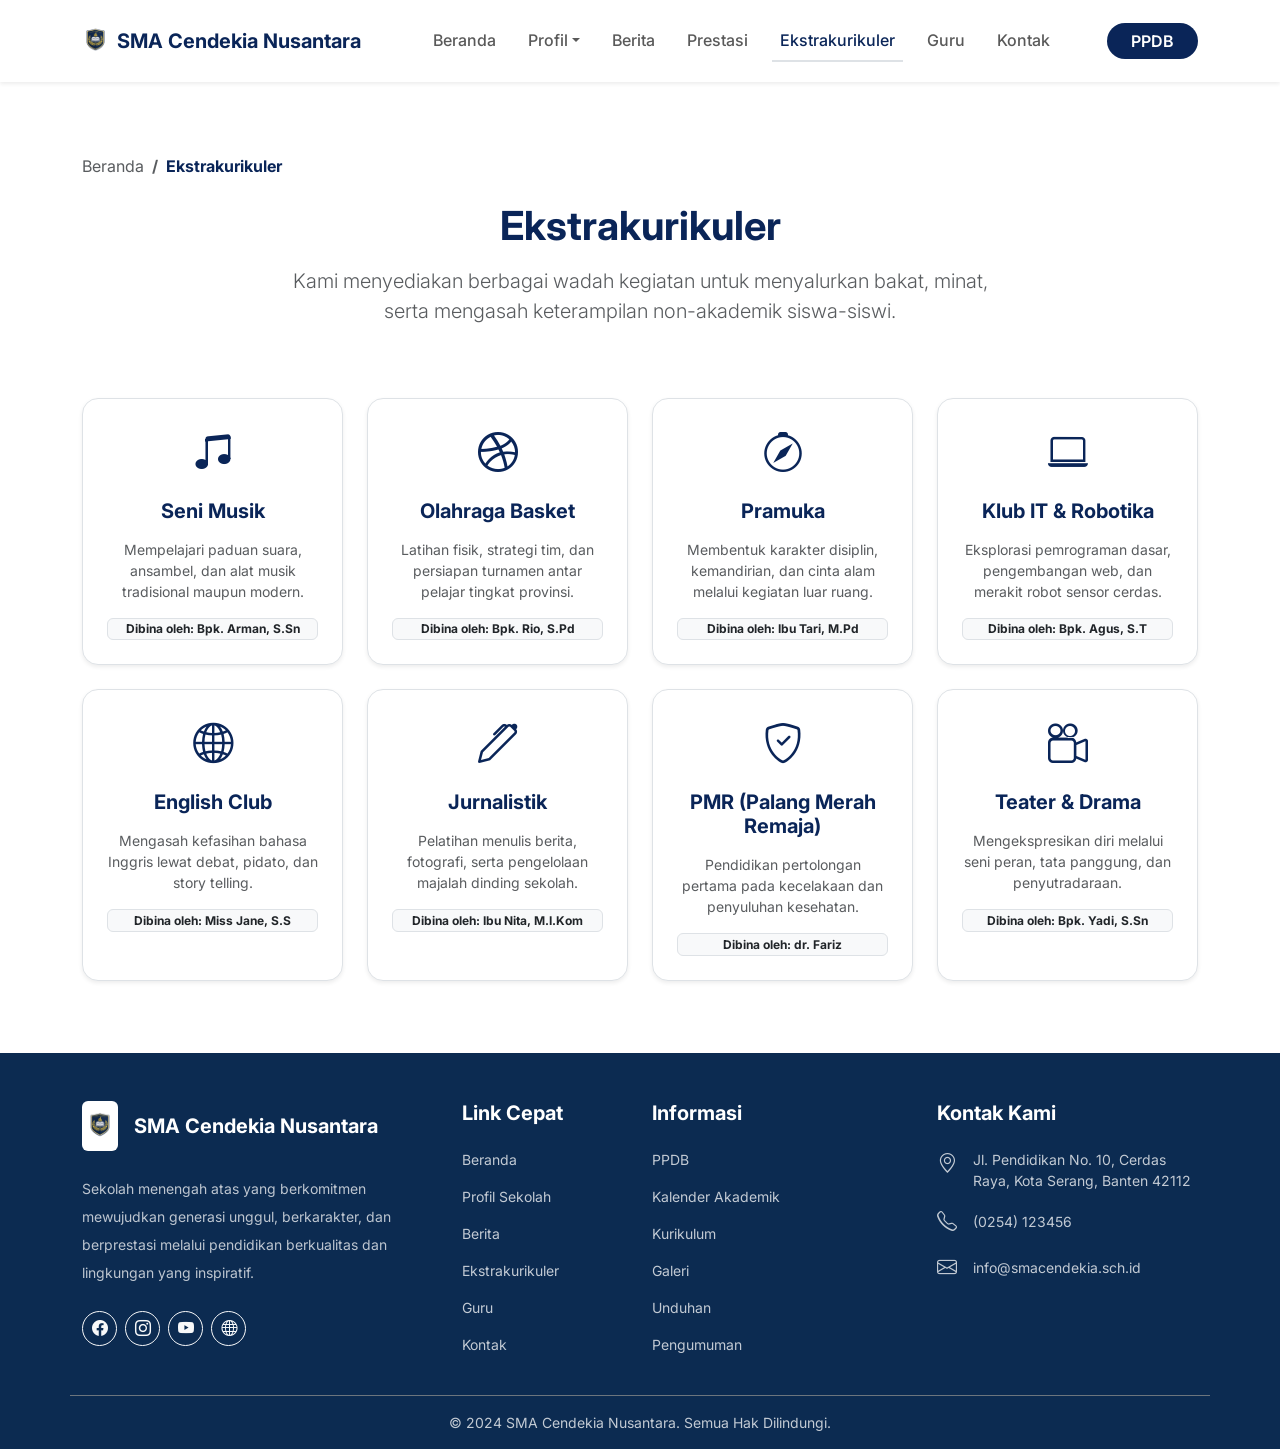
<file: ekstrakurikuler.html>
<!DOCTYPE html>
<html lang="id">

<head>
    <meta charset="UTF-8">
    <meta name="viewport" content="width=device-width, initial-scale=1.0">
    <title>Ekstrakurikuler - SMA Cendekia Nusantara</title>
    <link rel="icon" type="image/x-icon" href="assets/images/logo.ico">
    <meta name="description"
        content="Kegiatan Ekstrakurikuler di SMA Cendekia Nusantara untuk menggali bakat dan minat siswa.">
    <!-- Bootstrap CSS -->
    <link href="https://cdn.jsdelivr.net/npm/bootstrap@5.3.0/dist/css/bootstrap.min.css" rel="stylesheet">
    <!-- Google Fonts -->
    <link href="https://fonts.googleapis.com/css2?family=Inter:wght@300;400;500;600;700;800&display=swap"
        rel="stylesheet">
    <!-- Bootstrap Icons -->
    <link href="https://cdn.jsdelivr.net/npm/bootstrap-icons@1.10.5/font/bootstrap-icons.css" rel="stylesheet">
    <!-- Custom CSS -->
    <link rel="stylesheet" href="assets/css/style.css">
    <!-- AOS CSS -->
    <link href="https://unpkg.com/aos@2.3.1/dist/aos.css" rel="stylesheet">
</head>

<body>

    <header class="sticky-top z-3 position-sticky">
        <nav class="navbar navbar-expand-lg navbar-light bg-white shadow-sm py-3">
            <div class="container">
                <a class="navbar-brand d-flex align-items-center" href="index.html">
                    <img src="assets/images/logo.png" alt="Logo SMA Cendekia Nusantara" height="40" class="me-2"
                        onerror="this.src='https://via.placeholder.com/40';">
                    <span class="fw-bold text-navy h5 mb-0">SMA Cendekia Nusantara</span>
                </a>
                <button class="navbar-toggler" type="button" data-bs-toggle="collapse" data-bs-target="#mainNav"
                    aria-controls="mainNav" aria-expanded="false" aria-label="Toggle navigation">
                    <span class="navbar-toggler-icon"></span>
                </button>
                <div class="collapse navbar-collapse" id="mainNav">
                    <ul class="navbar-nav mx-auto mb-2 mb-lg-0 fw-medium text-dark">
                        <li class="nav-item"><a class="nav-link" href="index.html">Beranda</a></li>
                        <li class="nav-item dropdown">
                            <a class="nav-link dropdown-toggle" href="#" role="button" data-bs-toggle="dropdown"
                                aria-expanded="false">Profil</a>
                            <ul class="dropdown-menu shadow border-0">
                                <li><a class="dropdown-item" href="sejarah.html">Sejarah</a></li>
                                <li><a class="dropdown-item" href="visi-misi.html">Visi Misi</a></li>
                            </ul>
                        </li>
                        <li class="nav-item"><a class="nav-link" href="berita.html">Berita</a></li>
                        <li class="nav-item"><a class="nav-link" href="prestasi.html">Prestasi</a></li>
                        <li class="nav-item"><a class="nav-link active text-navy border-bottom border-2 border-navy"
                                href="ekstrakurikuler.html">Ekstrakurikuler</a></li>
                        <li class="nav-item"><a class="nav-link" href="guru.html">Guru</a></li>
                        <li class="nav-item"><a class="nav-link" href="kontak.html">Kontak</a></li>
                    </ul>
                    <a href="#" class="btn btn-navy px-4 rounded-pill fw-semibold">PPDB</a>
                </div>
            </div>
        </nav>

    </header>

    <main>
        <section class="py-5 bg-white min-vh-100">
            <div class="container py-lg-4">
                <!-- Breadcrumb -->
                <nav aria-label="breadcrumb" class="mb-4">
                    <ol class="breadcrumb mb-0 small">
                        <li class="breadcrumb-item"><a href="index.html"
                                class="text-decoration-none text-muted hover-link">Beranda</a></li>
                        <li class="breadcrumb-item active fw-bold text-navy" aria-current="page">Ekstrakurikuler</li>
                    </ol>
                </nav>

                <div class="text-center mb-5">
                    <h1 class="display-6 fw-bold text-navy mb-3">Ekstrakurikuler</h1>
                    <p class="text-muted lead mx-auto" style="max-width: 700px;">Kami menyediakan berbagai wadah
                        kegiatan untuk menyalurkan bakat, minat, serta mengasah keterampilan non-akademik siswa-siswi.
                    </p>
                </div>

                <div class="row row-cols-1 row-cols-sm-2 row-cols-lg-4 g-4 mt-4">
                    <!-- Ekskul 1 -->
                    <div class="col">
                        <div class="card h-100 border rounded-4 text-center p-4 ekshover shadow-sm">
                            <div class="fs-1 text-navy mb-3"><i class="bi bi-music-note-beamed" aria-hidden="true"></i>
                            </div>
                            <h3 class="h5 fw-bold mb-3 text-navy">Seni Musik</h3>
                            <p class="text-muted small mb-3">Mempelajari paduan suara, ansambel, dan alat musik
                                tradisional maupun modern.</p>
                            <span class="badge bg-light text-dark border">Dibina oleh: Bpk. Arman, S.Sn</span>
                        </div>
                    </div>
                    <!-- Ekskul 2 -->
                    <div class="col">
                        <div class="card h-100 border rounded-4 text-center p-4 ekshover shadow-sm">
                            <div class="fs-1 text-navy mb-3"><i class="bi bi-dribbble" aria-hidden="true"></i></div>
                            <h3 class="h5 fw-bold mb-3 text-navy">Olahraga Basket</h3>
                            <p class="text-muted small mb-3">Latihan fisik, strategi tim, dan persiapan turnamen antar
                                pelajar tingkat provinsi.</p>
                            <span class="badge bg-light text-dark border">Dibina oleh: Bpk. Rio, S.Pd</span>
                        </div>
                    </div>
                    <!-- Ekskul 3 -->
                    <div class="col">
                        <div class="card h-100 border rounded-4 text-center p-4 ekshover shadow-sm">
                            <div class="fs-1 text-navy mb-3"><i class="bi bi-compass" aria-hidden="true"></i></div>
                            <h3 class="h5 fw-bold mb-3 text-navy">Pramuka</h3>
                            <p class="text-muted small mb-3">Membentuk karakter disiplin, kemandirian, dan cinta alam
                                melalui kegiatan luar ruang.</p>
                            <span class="badge bg-light text-dark border">Dibina oleh: Ibu Tari, M.Pd</span>
                        </div>
                    </div>
                    <!-- Ekskul 4 -->
                    <div class="col">
                        <div class="card h-100 border rounded-4 text-center p-4 ekshover shadow-sm">
                            <div class="fs-1 text-navy mb-3"><i class="bi bi-laptop" aria-hidden="true"></i></div>
                            <h3 class="h5 fw-bold mb-3 text-navy">Klub IT & Robotika</h3>
                            <p class="text-muted small mb-3">Eksplorasi pemrograman dasar, pengembangan web, dan merakit
                                robot sensor cerdas.</p>
                            <span class="badge bg-light text-dark border">Dibina oleh: Bpk. Agus, S.T</span>
                        </div>
                    </div>
                    <!-- Ekskul 5 -->
                    <div class="col">
                        <div class="card h-100 border rounded-4 text-center p-4 ekshover shadow-sm">
                            <div class="fs-1 text-navy mb-3"><i class="bi bi-globe2" aria-hidden="true"></i></div>
                            <h3 class="h5 fw-bold mb-3 text-navy">English Club</h3>
                            <p class="text-muted small mb-3">Mengasah kefasihan bahasa Inggris lewat debat, pidato, dan
                                story telling.</p>
                            <span class="badge bg-light text-dark border">Dibina oleh: Miss Jane, S.S</span>
                        </div>
                    </div>
                    <!-- Ekskul 6 -->
                    <div class="col">
                        <div class="card h-100 border rounded-4 text-center p-4 ekshover shadow-sm">
                            <div class="fs-1 text-navy mb-3"><i class="bi bi-pen" aria-hidden="true"></i></div>
                            <h3 class="h5 fw-bold mb-3 text-navy">Jurnalistik</h3>
                            <p class="text-muted small mb-3">Pelatihan menulis berita, fotografi, serta pengelolaan
                                majalah dinding sekolah.</p>
                            <span class="badge bg-light text-dark border">Dibina oleh: Ibu Nita, M.I.Kom</span>
                        </div>
                    </div>
                    <!-- Ekskul 7 -->
                    <div class="col">
                        <div class="card h-100 border rounded-4 text-center p-4 ekshover shadow-sm">
                            <div class="fs-1 text-navy mb-3"><i class="bi bi-shield-check" aria-hidden="true"></i></div>
                            <h3 class="h5 fw-bold mb-3 text-navy">PMR (Palang Merah Remaja)</h3>
                            <p class="text-muted small mb-3">Pendidikan pertolongan pertama pada kecelakaan dan
                                penyuluhan kesehatan.</p>
                            <span class="badge bg-light text-dark border">Dibina oleh: dr. Fariz</span>
                        </div>
                    </div>
                    <!-- Ekskul 8 -->
                    <div class="col">
                        <div class="card h-100 border rounded-4 text-center p-4 ekshover shadow-sm">
                            <div class="fs-1 text-navy mb-3"><i class="bi bi-camera-reels" aria-hidden="true"></i></div>
                            <h3 class="h5 fw-bold mb-3 text-navy">Teater & Drama</h3>
                            <p class="text-muted small mb-3">Mengekspresikan diri melalui seni peran, tata panggung, dan
                                penyutradaraan.</p>
                            <span class="badge bg-light text-dark border">Dibina oleh: Bpk. Yadi, S.Sn</span>
                        </div>
                    </div>
                </div>

            </div>
        </section>
    </main>

    <!-- Footer -->
    <footer class="text-white pt-5 pb-3 bg-navy-footer">
        <div class="container">
            <div class="row g-4 border-bottom border-secondary pb-4 mb-3">
                <div class="col-lg-4 col-md-12 mb-4 mb-lg-0 pe-lg-5">
                    <div class="d-flex align-items-center mb-4">
                        <img src="assets/images/logo.png" alt="Logo Footer SMA Cendekia Nusantara" height="50"
                            class="me-3 bg-white rounded p-1" onerror="this.src='https://via.placeholder.com/50';">
                        <h2 class="h5 fw-bold mb-0">SMA Cendekia Nusantara</h2>
                    </div>
                    <p class="text-light small lh-lg opacity-75">Sekolah menengah atas yang berkomitmen mewujudkan
                        generasi unggul, berkarakter, dan berprestasi melalui pendidikan berkualitas dan lingkungan yang
                        inspiratif.</p>
                    <div class="d-flex gap-2 mt-4">
                        <a href="#"
                            class="btn btn-outline-light rounded-circle p-2 d-flex align-items-center justify-content-center hover-card"
                            style="width: 35px; height: 35px;" aria-label="Facebook"><i class="bi bi-facebook"></i></a>
                        <a href="#"
                            class="btn btn-outline-light rounded-circle p-2 d-flex align-items-center justify-content-center hover-card"
                            style="width: 35px; height: 35px;" aria-label="Instagram"><i
                                class="bi bi-instagram"></i></a>
                        <a href="#"
                            class="btn btn-outline-light rounded-circle p-2 d-flex align-items-center justify-content-center hover-card"
                            style="width: 35px; height: 35px;" aria-label="YouTube"><i class="bi bi-youtube"></i></a>
                        <a href="#"
                            class="btn btn-outline-light rounded-circle p-2 d-flex align-items-center justify-content-center hover-card"
                            style="width: 35px; height: 35px;" aria-label="Website"><i class="bi bi-globe"></i></a>
                    </div>
                </div>

                <div class="col-lg-2 col-md-4 col-sm-6 mb-4 mb-lg-0">
                    <h3 class="h5 fw-bold mb-4">Link Cepat</h3>
                    <ul class="list-unstyled small d-flex flex-column gap-3 opacity-75">
                        <li><a href="index.html" class="text-white text-decoration-none hover-link">Beranda</a></li>
                        <li><a href="sejarah.html" class="text-white text-decoration-none hover-link">Profil Sekolah</a>
                        </li>
                        <li><a href="berita.html" class="text-white text-decoration-none hover-link">Berita</a></li>
                        <li><a href="ekstrakurikuler.html"
                                class="text-white text-decoration-none hover-link">Ekstrakurikuler</a></li>
                        <li><a href="guru.html" class="text-white text-decoration-none hover-link">Guru</a></li>
                        <li><a href="kontak.html" class="text-white text-decoration-none hover-link">Kontak</a></li>
                    </ul>
                </div>

                <div class="col-lg-3 col-md-4 col-sm-6 mb-4 mb-lg-0">
                    <h3 class="h5 fw-bold mb-4">Informasi</h3>
                    <ul class="list-unstyled small d-flex flex-column gap-3 opacity-75">
                        <li><a href="#" class="text-white text-decoration-none hover-link">PPDB</a></li>
                        <li><a href="#" class="text-white text-decoration-none hover-link">Kalender Akademik</a></li>
                        <li><a href="#" class="text-white text-decoration-none hover-link">Kurikulum</a></li>
                        <li><a href="#" class="text-white text-decoration-none hover-link">Galeri</a></li>
                        <li><a href="#" class="text-white text-decoration-none hover-link">Unduhan</a></li>
                        <li><a href="#" class="text-white text-decoration-none hover-link">Pengumuman</a></li>
                    </ul>
                </div>

                <div class="col-lg-3 col-md-4 col-sm-12 mb-4 mb-lg-0">
                    <h3 class="h5 fw-bold mb-4">Kontak Kami</h3>
                    <ul class="list-unstyled small d-flex flex-column gap-3 opacity-75">
                        <li class="d-flex align-items-start gap-3">
                            <i class="bi bi-geo-alt fs-5"></i>
                            <span>Jl. Pendidikan No. 10, Cerdas Raya, Kota Serang, Banten 42112</span>
                        </li>
                        <li class="d-flex align-items-center gap-3">
                            <i class="bi bi-telephone fs-5"></i>
                            <span>(0254) 123456</span>
                        </li>
                        <li class="d-flex align-items-center gap-3">
                            <i class="bi bi-envelope fs-5"></i>
                            <span>info@smacendekia.sch.id</span>
                        </li>
                    </ul>
                </div>
            </div>
            <div class="text-center small opacity-75">
                &copy; 2024 SMA Cendekia Nusantara. Semua Hak Dilindungi.
            </div>
        </div>
    </footer>

    <!-- Bootstrap Bundle with Popper -->
    <script src="https://cdn.jsdelivr.net/npm/bootstrap@5.3.0/dist/js/bootstrap.bundle.min.js"></script>
    <!-- AOS JS -->
    <script src="https://unpkg.com/aos@2.3.1/dist/aos.js"></script>
    <script src="assets/js/script.js"></script>
</body>

</html>
</file>
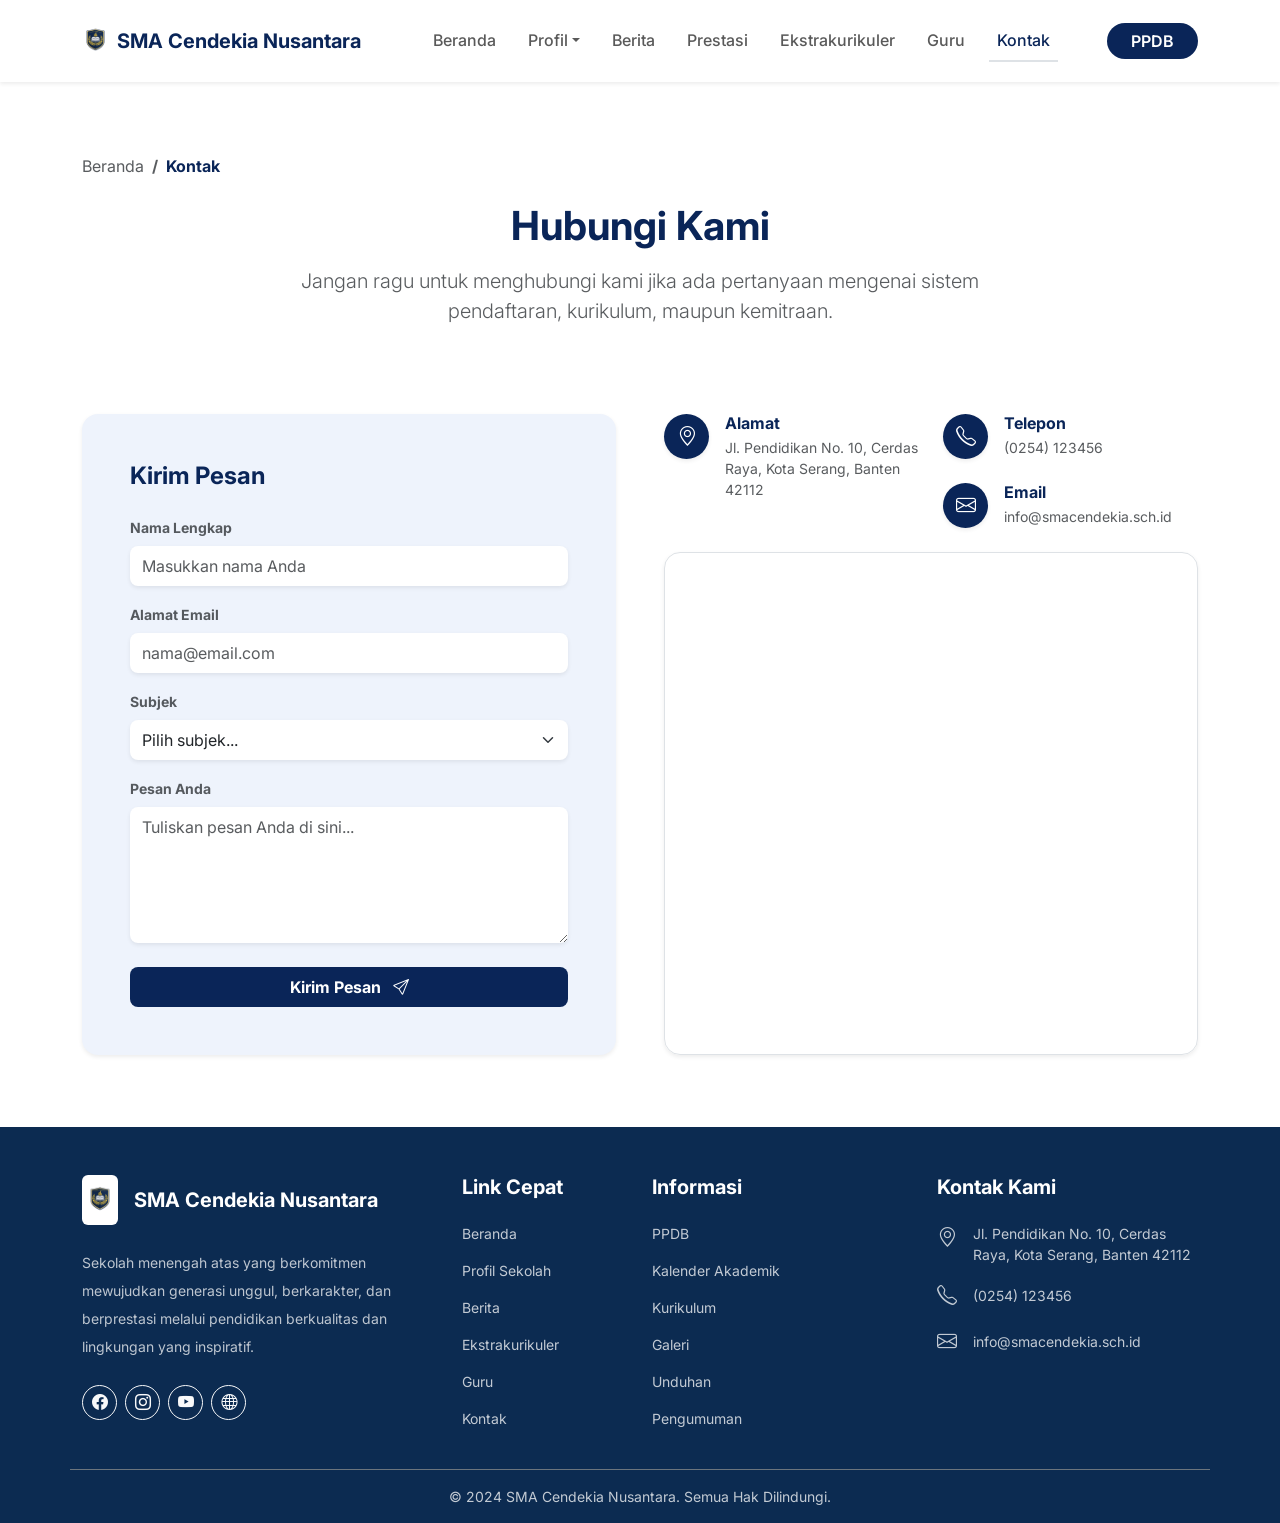
<file: kontak.html>
<!DOCTYPE html>
<html lang="id">

<head>
    <meta charset="UTF-8">
    <meta name="viewport" content="width=device-width, initial-scale=1.0">
    <title>Kontak Kami - SMA Cendekia Nusantara</title>
    <link rel="icon" type="image/x-icon" href="assets/images/logo.ico">
    <meta name="description"
        content="Hubungi SMA Cendekia Nusantara untuk informasi pendaftaran, kerjasama, atau panduan sekolah kami.">
    <!-- Bootstrap CSS -->
    <link href="https://cdn.jsdelivr.net/npm/bootstrap@5.3.0/dist/css/bootstrap.min.css" rel="stylesheet">
    <!-- Google Fonts -->
    <link href="https://fonts.googleapis.com/css2?family=Inter:wght@300;400;500;600;700;800&display=swap"
        rel="stylesheet">
    <!-- Bootstrap Icons -->
    <link href="https://cdn.jsdelivr.net/npm/bootstrap-icons@1.10.5/font/bootstrap-icons.css" rel="stylesheet">
    <!-- Custom CSS -->
    <link rel="stylesheet" href="assets/css/style.css">
    <!-- AOS CSS -->
    <link href="https://unpkg.com/aos@2.3.1/dist/aos.css" rel="stylesheet">

    <!-- JSON-LD EducationalOrganization -->
    <script type="application/ld+json">
    {
      "@context": "https://schema.org",
      "@type": "EducationalOrganization",
      "name": "SMA Cendekia Nusantara",
      "description": "Sekolah menengah atas yang berkomitmen mewujudkan generasi unggul, berkarakter, dan berprestasi melalui pendidikan berkualitas.",
      "url": "https://smacendekiannusantara.sch.id",
      "logo": "https://smacendekiannusantara.sch.id/assets/images/logo.png",
      "address": {
        "@type": "PostalAddress",
        "streetAddress": "Jl. Pendidikan No. 10 Cerdas Raya",
        "addressLocality": "Kota Serang",
        "addressRegion": "Banten",
        "postalCode": "42112",
        "addressCountry": "ID"
      },
      "telephone": "(0254) 123456",
      "email": "info@smacendekia.sch.id"
    }
    </script>
</head>

<body>

    <header class="sticky-top z-3 position-sticky">
        <nav class="navbar navbar-expand-lg navbar-light bg-white shadow-sm py-3">
            <div class="container">
                <a class="navbar-brand d-flex align-items-center" href="index.html">
                    <img src="assets/images/logo.png" alt="Logo SMA Cendekia Nusantara" height="40" class="me-2"
                        onerror="this.src='https://via.placeholder.com/40';">
                    <span class="fw-bold text-navy h5 mb-0">SMA Cendekia Nusantara</span>
                </a>
                <button class="navbar-toggler" type="button" data-bs-toggle="collapse" data-bs-target="#mainNav"
                    aria-controls="mainNav" aria-expanded="false" aria-label="Toggle navigation">
                    <span class="navbar-toggler-icon"></span>
                </button>
                <div class="collapse navbar-collapse" id="mainNav">
                    <ul class="navbar-nav mx-auto mb-2 mb-lg-0 fw-medium text-dark">
                        <li class="nav-item"><a class="nav-link" href="index.html">Beranda</a></li>
                        <li class="nav-item dropdown">
                            <a class="nav-link dropdown-toggle" href="#" role="button" data-bs-toggle="dropdown"
                                aria-expanded="false">Profil</a>
                            <ul class="dropdown-menu shadow border-0">
                                <li><a class="dropdown-item" href="sejarah.html">Sejarah</a></li>
                                <li><a class="dropdown-item" href="visi-misi.html">Visi Misi</a></li>
                            </ul>
                        </li>
                        <li class="nav-item"><a class="nav-link" href="berita.html">Berita</a></li>
                        <li class="nav-item"><a class="nav-link" href="prestasi.html">Prestasi</a></li>
                        <li class="nav-item"><a class="nav-link" href="ekstrakurikuler.html">Ekstrakurikuler</a></li>
                        <li class="nav-item"><a class="nav-link" href="guru.html">Guru</a></li>
                        <li class="nav-item"><a class="nav-link active text-navy border-bottom border-2 border-navy"
                                href="kontak.html">Kontak</a></li>
                    </ul>
                    <a href="#" class="btn btn-navy px-4 rounded-pill fw-semibold">PPDB</a>
                </div>
            </div>
        </nav>

    </header>

    <main>
        <section class="py-5 bg-white min-vh-100">
            <div class="container py-lg-4">
                <!-- Breadcrumb -->
                <nav aria-label="breadcrumb" class="mb-4">
                    <ol class="breadcrumb mb-0 small">
                        <li class="breadcrumb-item"><a href="index.html"
                                class="text-decoration-none text-muted hover-link">Beranda</a></li>
                        <li class="breadcrumb-item active fw-bold text-navy" aria-current="page">Kontak</li>
                    </ol>
                </nav>

                <div class="text-center mb-5 pb-4">
                    <h1 class="display-6 fw-bold text-navy mb-3">Hubungi Kami</h1>
                    <p class="text-muted lead mx-auto" style="max-width: 700px;">Jangan ragu untuk menghubungi kami jika
                        ada pertanyaan mengenai sistem pendaftaran, kurikulum, maupun kemitraan.</p>
                </div>

                <div class="row g-5">
                    <!-- Form Kontak -->
                    <div class="col-lg-6">
                        <div class="card border-0 shadow-sm rounded-4 p-md-5 p-4 bg-light-navy h-100">
                            <h2 class="h4 fw-bold text-navy mb-4">Kirim Pesan</h2>
                            <form>
                                <div class="mb-3">
                                    <label for="namaLengkap" class="form-label text-muted small fw-bold">Nama
                                        Lengkap</label>
                                    <input type="text" class="form-control rounded-3 border-0 shadow-sm py-2"
                                        id="namaLengkap" placeholder="Masukkan nama Anda">
                                </div>
                                <div class="mb-3">
                                    <label for="alamatEmail" class="form-label text-muted small fw-bold">Alamat
                                        Email</label>
                                    <input type="email" class="form-control rounded-3 border-0 shadow-sm py-2"
                                        id="alamatEmail" placeholder="nama@email.com">
                                </div>
                                <div class="mb-3">
                                    <label for="subjekPesan" class="form-label text-muted small fw-bold">Subjek</label>
                                    <select class="form-select rounded-3 border-0 shadow-sm py-2" id="subjekPesan">
                                        <option selected>Pilih subjek...</option>
                                        <option value="1">Informasi PPDB</option>
                                        <option value="2">Kunjungan Sekolah</option>
                                        <option value="3">Kerjasama / Kemitraan</option>
                                        <option value="4">Lainnya</option>
                                    </select>
                                </div>
                                <div class="mb-4">
                                    <label for="isiPesan" class="form-label text-muted small fw-bold">Pesan Anda</label>
                                    <textarea class="form-control rounded-3 border-0 shadow-sm py-2" id="isiPesan"
                                        rows="5" placeholder="Tuliskan pesan Anda di sini..."></textarea>
                                </div>
                                <button type="submit"
                                    class="btn btn-navy py-2 px-4 rounded-3 w-100 fw-bold hover-card">Kirim Pesan <i
                                        class="bi bi-send ms-2"></i></button>
                            </form>
                        </div>
                    </div>

                    <!-- Peta & Info -->
                    <div class="col-lg-6">
                        <div class="d-flex flex-column h-100">
                            <!-- Info -->
                            <div class="row g-4 mb-4">
                                <div class="col-sm-6">
                                    <div class="d-flex gap-3 align-items-start">
                                        <div class="bg-navy text-white rounded-circle d-flex align-items-center justify-content-center flex-shrink-0 shadow-sm"
                                            style="width: 45px; height: 45px;">
                                            <i class="bi bi-geo-alt fs-5"></i>
                                        </div>
                                        <div>
                                            <h3 class="h6 fw-bold text-navy mb-1">Alamat</h3>
                                            <p class="text-muted small mb-0">Jl. Pendidikan No. 10, Cerdas Raya, Kota
                                                Serang, Banten 42112</p>
                                        </div>
                                    </div>
                                </div>
                                <div class="col-sm-6">
                                    <div class="d-flex gap-3 align-items-start mb-4">
                                        <div class="bg-navy text-white rounded-circle d-flex align-items-center justify-content-center flex-shrink-0 shadow-sm"
                                            style="width: 45px; height: 45px;">
                                            <i class="bi bi-telephone fs-5"></i>
                                        </div>
                                        <div>
                                            <h3 class="h6 fw-bold text-navy mb-1">Telepon</h3>
                                            <p class="text-muted small mb-0">(0254) 123456</p>
                                        </div>
                                    </div>
                                    <div class="d-flex gap-3 align-items-start">
                                        <div class="bg-navy text-white rounded-circle d-flex align-items-center justify-content-center flex-shrink-0 shadow-sm"
                                            style="width: 45px; height: 45px;">
                                            <i class="bi bi-envelope fs-5"></i>
                                        </div>
                                        <div>
                                            <h3 class="h6 fw-bold text-navy mb-1">Email</h3>
                                            <p class="text-muted small mb-0">info@smacendekia.sch.id</p>
                                        </div>
                                    </div>
                                </div>
                            </div>
                            <!-- Peta -->
                            <div class="flex-grow-1 border rounded-4 overflow-hidden shadow-sm"
                                style="min-height: 300px;">
                                <iframe
                                    src="https://www.google.com/maps/embed?pb=!1m18!1m12!1m3!1d126907.08620242273!2d106.07129530491022!3d-6.115858686151756!2m3!1f0!2f0!3f0!3m2!1i1024!2i768!4f13.1!3m3!1m2!1s0x2e418ca12850ed4d%3A0xe67cb56a42a22cc4!2sSerang%2C%20Serang%20City%2C%20Banten!5e0!3m2!1sen!2sid!4v1709477028135!5m2!1sen!2sid"
                                    width="100%" height="100%" style="border:0;" allowfullscreen="" loading="lazy"
                                    referrerpolicy="no-referrer-when-downgrade"></iframe>
                            </div>
                        </div>
                    </div>
                </div>

            </div>
        </section>
    </main>

    <!-- Footer -->
    <footer class="text-white pt-5 pb-3 bg-navy-footer">
        <div class="container">
            <div class="row g-4 border-bottom border-secondary pb-4 mb-3">
                <div class="col-lg-4 col-md-12 mb-4 mb-lg-0 pe-lg-5">
                    <div class="d-flex align-items-center mb-4">
                        <img src="assets/images/logo.png" alt="Logo Footer SMA Cendekia Nusantara" height="50"
                            class="me-3 bg-white rounded p-1" onerror="this.src='https://via.placeholder.com/50';">
                        <h2 class="h5 fw-bold mb-0">SMA Cendekia Nusantara</h2>
                    </div>
                    <p class="text-light small lh-lg opacity-75">Sekolah menengah atas yang berkomitmen mewujudkan
                        generasi unggul, berkarakter, dan berprestasi melalui pendidikan berkualitas dan lingkungan yang
                        inspiratif.</p>
                    <div class="d-flex gap-2 mt-4">
                        <a href="#"
                            class="btn btn-outline-light rounded-circle p-2 d-flex align-items-center justify-content-center hover-card"
                            style="width: 35px; height: 35px;" aria-label="Facebook"><i class="bi bi-facebook"></i></a>
                        <a href="#"
                            class="btn btn-outline-light rounded-circle p-2 d-flex align-items-center justify-content-center hover-card"
                            style="width: 35px; height: 35px;" aria-label="Instagram"><i
                                class="bi bi-instagram"></i></a>
                        <a href="#"
                            class="btn btn-outline-light rounded-circle p-2 d-flex align-items-center justify-content-center hover-card"
                            style="width: 35px; height: 35px;" aria-label="YouTube"><i class="bi bi-youtube"></i></a>
                        <a href="#"
                            class="btn btn-outline-light rounded-circle p-2 d-flex align-items-center justify-content-center hover-card"
                            style="width: 35px; height: 35px;" aria-label="Website"><i class="bi bi-globe"></i></a>
                    </div>
                </div>

                <div class="col-lg-2 col-md-4 col-sm-6 mb-4 mb-lg-0">
                    <h3 class="h5 fw-bold mb-4">Link Cepat</h3>
                    <ul class="list-unstyled small d-flex flex-column gap-3 opacity-75">
                        <li><a href="index.html" class="text-white text-decoration-none hover-link">Beranda</a></li>
                        <li><a href="sejarah.html" class="text-white text-decoration-none hover-link">Profil Sekolah</a>
                        </li>
                        <li><a href="berita.html" class="text-white text-decoration-none hover-link">Berita</a></li>
                        <li><a href="ekstrakurikuler.html"
                                class="text-white text-decoration-none hover-link">Ekstrakurikuler</a></li>
                        <li><a href="guru.html" class="text-white text-decoration-none hover-link">Guru</a></li>
                        <li><a href="kontak.html" class="text-white text-decoration-none hover-link">Kontak</a></li>
                    </ul>
                </div>

                <div class="col-lg-3 col-md-4 col-sm-6 mb-4 mb-lg-0">
                    <h3 class="h5 fw-bold mb-4">Informasi</h3>
                    <ul class="list-unstyled small d-flex flex-column gap-3 opacity-75">
                        <li><a href="#" class="text-white text-decoration-none hover-link">PPDB</a></li>
                        <li><a href="#" class="text-white text-decoration-none hover-link">Kalender Akademik</a></li>
                        <li><a href="#" class="text-white text-decoration-none hover-link">Kurikulum</a></li>
                        <li><a href="#" class="text-white text-decoration-none hover-link">Galeri</a></li>
                        <li><a href="#" class="text-white text-decoration-none hover-link">Unduhan</a></li>
                        <li><a href="#" class="text-white text-decoration-none hover-link">Pengumuman</a></li>
                    </ul>
                </div>

                <div class="col-lg-3 col-md-4 col-sm-12 mb-4 mb-lg-0">
                    <h3 class="h5 fw-bold mb-4">Kontak Kami</h3>
                    <ul class="list-unstyled small d-flex flex-column gap-3 opacity-75">
                        <li class="d-flex align-items-start gap-3">
                            <i class="bi bi-geo-alt fs-5"></i>
                            <span>Jl. Pendidikan No. 10, Cerdas Raya, Kota Serang, Banten 42112</span>
                        </li>
                        <li class="d-flex align-items-center gap-3">
                            <i class="bi bi-telephone fs-5"></i>
                            <span>(0254) 123456</span>
                        </li>
                        <li class="d-flex align-items-center gap-3">
                            <i class="bi bi-envelope fs-5"></i>
                            <span>info@smacendekia.sch.id</span>
                        </li>
                    </ul>
                </div>
            </div>
            <div class="text-center small opacity-75">
                &copy; 2024 SMA Cendekia Nusantara. Semua Hak Dilindungi.
            </div>
        </div>
    </footer>

    <!-- Bootstrap Bundle with Popper -->
    <script src="https://cdn.jsdelivr.net/npm/bootstrap@5.3.0/dist/js/bootstrap.bundle.min.js"></script>
    <!-- AOS JS -->
    <script src="https://unpkg.com/aos@2.3.1/dist/aos.js"></script>
    <script src="assets/js/script.js"></script>
</body>

</html>
</file>
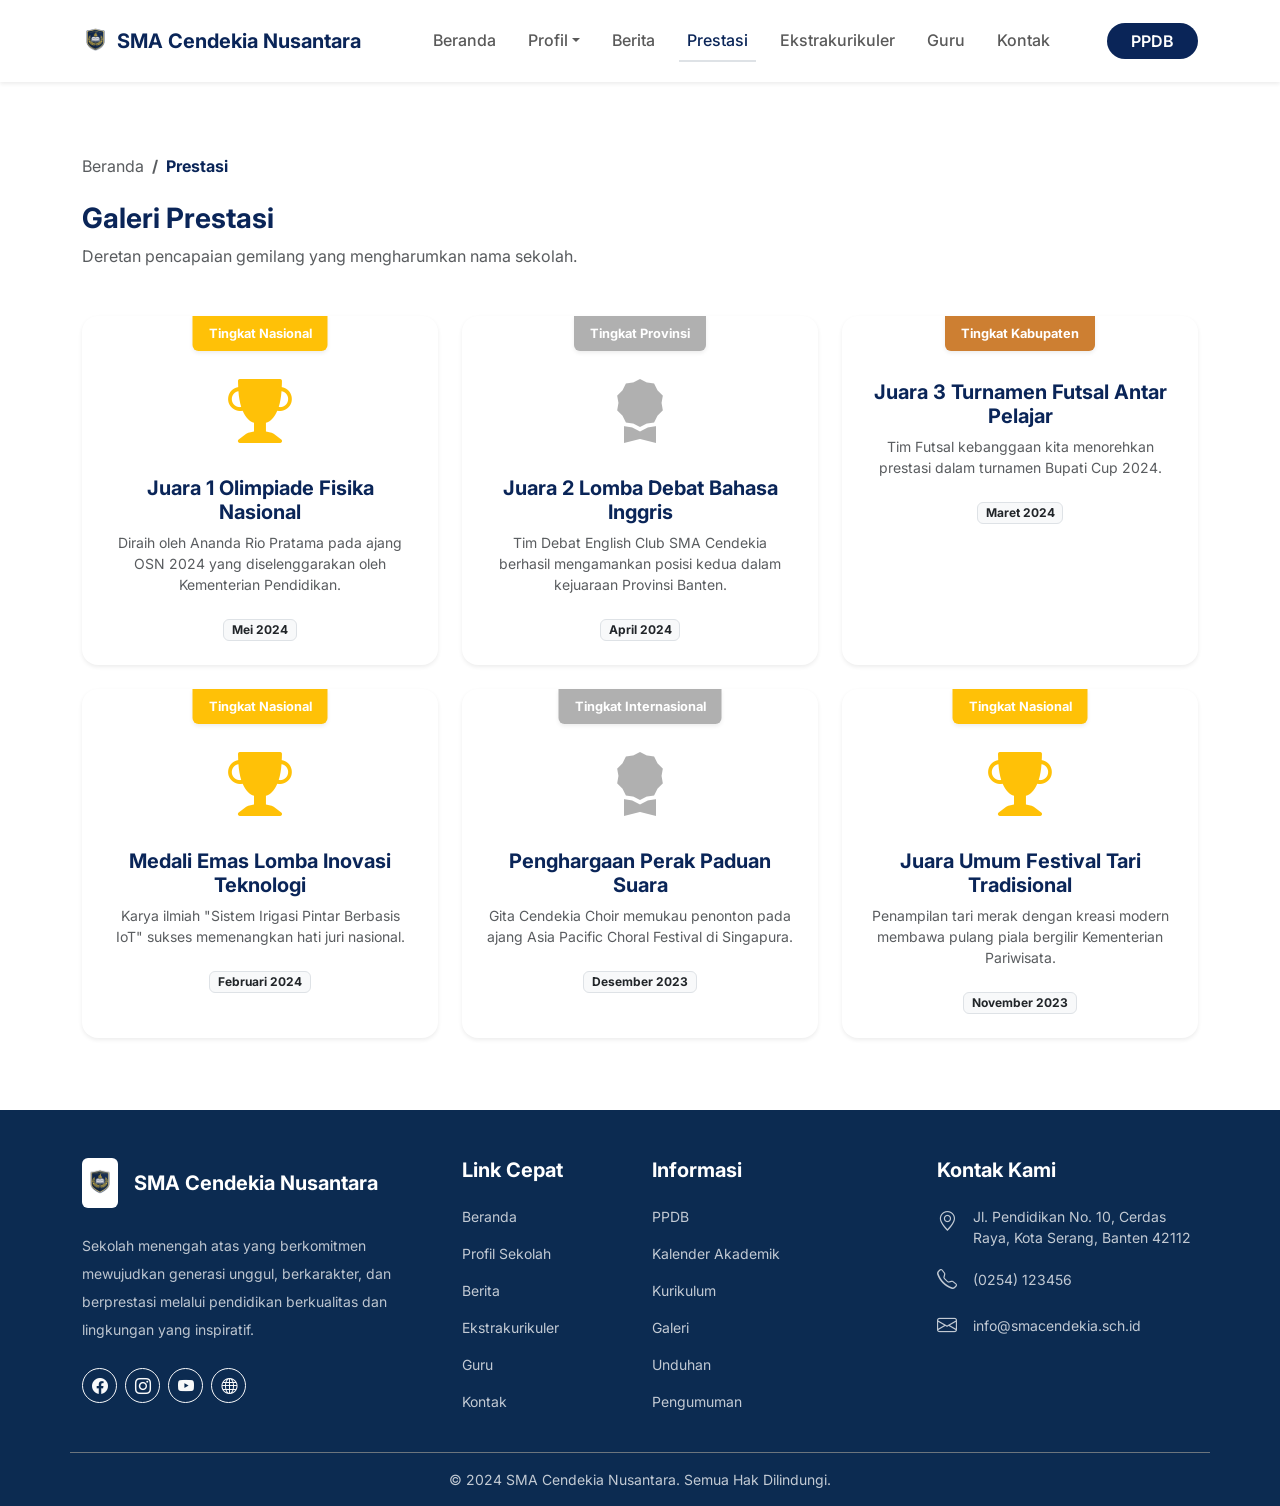
<file: prestasi.html>
<!DOCTYPE html>
<html lang="id">

<head>
    <meta charset="UTF-8">
    <meta name="viewport" content="width=device-width, initial-scale=1.0">
    <title>Prestasi - SMA Cendekia Nusantara</title>
    <link rel="icon" type="image/x-icon" href="assets/images/logo.ico">
    <meta name="description"
        content="Kumpulan prestasi membanggakan yang diraih oleh siswa dan siswi SMA Cendekia Nusantara di berbagai bidang.">
    <!-- Bootstrap CSS -->
    <link href="https://cdn.jsdelivr.net/npm/bootstrap@5.3.0/dist/css/bootstrap.min.css" rel="stylesheet">
    <!-- Google Fonts -->
    <link href="https://fonts.googleapis.com/css2?family=Inter:wght@300;400;500;600;700;800&display=swap"
        rel="stylesheet">
    <!-- Bootstrap Icons -->
    <link href="https://cdn.jsdelivr.net/npm/bootstrap-icons@1.10.5/font/bootstrap-icons.css" rel="stylesheet">
    <!-- Custom CSS -->
    <link rel="stylesheet" href="assets/css/style.css">
    <!-- AOS CSS -->
    <link href="https://unpkg.com/aos@2.3.1/dist/aos.css" rel="stylesheet">
</head>

<body>

    <header class="sticky-top z-3 position-sticky">
        <nav class="navbar navbar-expand-lg navbar-light bg-white shadow-sm py-3">
            <div class="container">
                <a class="navbar-brand d-flex align-items-center" href="index.html">
                    <img src="assets/images/logo.png" alt="Logo SMA Cendekia Nusantara" height="40" class="me-2"
                        onerror="this.src='https://via.placeholder.com/40';">
                    <span class="fw-bold text-navy h5 mb-0">SMA Cendekia Nusantara</span>
                </a>
                <button class="navbar-toggler" type="button" data-bs-toggle="collapse" data-bs-target="#mainNav"
                    aria-controls="mainNav" aria-expanded="false" aria-label="Toggle navigation">
                    <span class="navbar-toggler-icon"></span>
                </button>
                <div class="collapse navbar-collapse" id="mainNav">
                    <ul class="navbar-nav mx-auto mb-2 mb-lg-0 fw-medium text-dark">
                        <li class="nav-item"><a class="nav-link" href="index.html">Beranda</a></li>
                        <li class="nav-item dropdown">
                            <a class="nav-link dropdown-toggle" href="#" role="button" data-bs-toggle="dropdown"
                                aria-expanded="false">Profil</a>
                            <ul class="dropdown-menu shadow border-0">
                                <li><a class="dropdown-item" href="sejarah.html">Sejarah</a></li>
                                <li><a class="dropdown-item" href="visi-misi.html">Visi Misi</a></li>
                            </ul>
                        </li>
                        <li class="nav-item"><a class="nav-link" href="berita.html">Berita</a></li>
                        <li class="nav-item"><a class="nav-link active text-navy border-bottom border-2 border-navy"
                                href="prestasi.html">Prestasi</a></li>
                        <li class="nav-item"><a class="nav-link" href="ekstrakurikuler.html">Ekstrakurikuler</a></li>
                        <li class="nav-item"><a class="nav-link" href="guru.html">Guru</a></li>
                        <li class="nav-item"><a class="nav-link" href="kontak.html">Kontak</a></li>
                    </ul>
                    <a href="#" class="btn btn-navy px-4 rounded-pill fw-semibold">PPDB</a>
                </div>
            </div>
        </nav>

    </header>

    <main>
        <section class="py-5 bg-white min-vh-100">
            <div class="container py-lg-4">
                <!-- Breadcrumb -->
                <nav aria-label="breadcrumb" class="mb-4">
                    <ol class="breadcrumb mb-0 small">
                        <li class="breadcrumb-item"><a href="index.html"
                                class="text-decoration-none text-muted hover-link">Beranda</a></li>
                        <li class="breadcrumb-item active fw-bold text-navy" aria-current="page">Prestasi</li>
                    </ol>
                </nav>

                <div class="d-flex flex-column flex-md-row justify-content-between align-items-md-end mb-5">
                    <div>
                        <h1 class="h3 fw-bold text-navy mb-2">Galeri Prestasi</h1>
                        <p class="text-muted mb-0">Deretan pencapaian gemilang yang mengharumkan nama sekolah.</p>
                    </div>
                </div>

                <div class="row row-cols-1 row-cols-md-2 row-cols-lg-3 g-4">
                    <!-- Prestasi 1 -->
                    <div class="col">
                        <div class="card h-100 border-0 shadow-sm rounded-4 overflow-hidden hover-card">
                            <div class="card-body p-4 text-center position-relative pt-5">
                                <div class="position-absolute top-0 start-50 translate-middle-x bg-warning text-white rounded-bottom p-2 px-3 fw-bold shadow-sm"
                                    style="font-size: 0.8rem;">
                                    Tingkat Nasional
                                </div>
                                <i class="bi bi-trophy-fill text-warning" style="font-size: 4rem;"></i>
                                <h3 class="h5 fw-bold text-navy mt-3">Juara 1 Olimpiade Fisika Nasional</h3>
                                <p class="text-muted small mt-2">Diraih oleh Ananda Rio Pratama pada ajang OSN 2024 yang
                                    diselenggarakan oleh Kementerian Pendidikan.</p>
                                <span class="badge bg-light text-dark border mt-2">Mei 2024</span>
                            </div>
                        </div>
                    </div>
                    <!-- Prestasi 2 -->
                    <div class="col">
                        <div class="card h-100 border-0 shadow-sm rounded-4 overflow-hidden hover-card">
                            <div class="card-body p-4 text-center position-relative pt-5">
                                <div class="position-absolute top-0 start-50 translate-middle-x text-white rounded-bottom p-2 px-3 fw-bold shadow-sm"
                                    style="background-color: #b0b0b0; font-size: 0.8rem;">
                                    Tingkat Provinsi
                                </div>
                                <i class="bi bi-award-fill" style="color: #b0b0b0; font-size: 4rem;"></i>
                                <h3 class="h5 fw-bold text-navy mt-3">Juara 2 Lomba Debat Bahasa Inggris</h3>
                                <p class="text-muted small mt-2">Tim Debat English Club SMA Cendekia berhasil
                                    mengamankan posisi kedua dalam kejuaraan Provinsi Banten.</p>
                                <span class="badge bg-light text-dark border mt-2">April 2024</span>
                            </div>
                        </div>
                    </div>
                    <!-- Prestasi 3 -->
                    <div class="col">
                        <div class="card h-100 border-0 shadow-sm rounded-4 overflow-hidden hover-card">
                            <div class="card-body p-4 text-center position-relative pt-5">
                                <div class="position-absolute top-0 start-50 translate-middle-x text-white rounded-bottom p-2 px-3 fw-bold shadow-sm"
                                    style="background-color: #cd7f32; font-size: 0.8rem;">
                                    Tingkat Kabupaten
                                </div>
                                <i class="bi bi-medal-fill" style="color: #cd7f32; font-size: 4rem;"></i>
                                <h3 class="h5 fw-bold text-navy mt-3">Juara 3 Turnamen Futsal Antar Pelajar</h3>
                                <p class="text-muted small mt-2">Tim Futsal kebanggaan kita menorehkan prestasi dalam
                                    turnamen Bupati Cup 2024.</p>
                                <span class="badge bg-light text-dark border mt-2">Maret 2024</span>
                            </div>
                        </div>
                    </div>
                    <!-- Prestasi 4 -->
                    <div class="col">
                        <div class="card h-100 border-0 shadow-sm rounded-4 overflow-hidden hover-card">
                            <div class="card-body p-4 text-center position-relative pt-5">
                                <div class="position-absolute top-0 start-50 translate-middle-x bg-warning text-white rounded-bottom p-2 px-3 fw-bold shadow-sm"
                                    style="font-size: 0.8rem;">
                                    Tingkat Nasional
                                </div>
                                <i class="bi bi-trophy-fill text-warning" style="font-size: 4rem;"></i>
                                <h3 class="h5 fw-bold text-navy mt-3">Medali Emas Lomba Inovasi Teknologi</h3>
                                <p class="text-muted small mt-2">Karya ilmiah "Sistem Irigasi Pintar Berbasis IoT"
                                    sukses memenangkan hati juri nasional.</p>
                                <span class="badge bg-light text-dark border mt-2">Februari 2024</span>
                            </div>
                        </div>
                    </div>
                    <!-- Prestasi 5 -->
                    <div class="col">
                        <div class="card h-100 border-0 shadow-sm rounded-4 overflow-hidden hover-card">
                            <div class="card-body p-4 text-center position-relative pt-5">
                                <div class="position-absolute top-0 start-50 translate-middle-x text-white rounded-bottom p-2 px-3 fw-bold shadow-sm"
                                    style="background-color: #b0b0b0; font-size: 0.8rem;">
                                    Tingkat Internasional
                                </div>
                                <i class="bi bi-award-fill" style="color: #b0b0b0; font-size: 4rem;"></i>
                                <h3 class="h5 fw-bold text-navy mt-3">Penghargaan Perak Paduan Suara</h3>
                                <p class="text-muted small mt-2">Gita Cendekia Choir memukau penonton pada ajang Asia
                                    Pacific Choral Festival di Singapura.</p>
                                <span class="badge bg-light text-dark border mt-2">Desember 2023</span>
                            </div>
                        </div>
                    </div>
                    <!-- Prestasi 6 -->
                    <div class="col">
                        <div class="card h-100 border-0 shadow-sm rounded-4 overflow-hidden hover-card">
                            <div class="card-body p-4 text-center position-relative pt-5">
                                <div class="position-absolute top-0 start-50 translate-middle-x bg-warning text-white rounded-bottom p-2 px-3 fw-bold shadow-sm"
                                    style="font-size: 0.8rem;">
                                    Tingkat Nasional
                                </div>
                                <i class="bi bi-trophy-fill text-warning" style="font-size: 4rem;"></i>
                                <h3 class="h5 fw-bold text-navy mt-3">Juara Umum Festival Tari Tradisional</h3>
                                <p class="text-muted small mt-2">Penampilan tari merak dengan kreasi modern membawa
                                    pulang piala bergilir Kementerian Pariwisata.</p>
                                <span class="badge bg-light text-dark border mt-2">November 2023</span>
                            </div>
                        </div>
                    </div>
                </div>

            </div>
        </section>
    </main>

    <!-- Footer -->
    <footer class="text-white pt-5 pb-3 bg-navy-footer">
        <div class="container">
            <div class="row g-4 border-bottom border-secondary pb-4 mb-3">
                <div class="col-lg-4 col-md-12 mb-4 mb-lg-0 pe-lg-5">
                    <div class="d-flex align-items-center mb-4">
                        <img src="assets/images/logo.png" alt="Logo Footer SMA Cendekia Nusantara" height="50"
                            class="me-3 bg-white rounded p-1" onerror="this.src='https://via.placeholder.com/50';">
                        <h2 class="h5 fw-bold mb-0">SMA Cendekia Nusantara</h2>
                    </div>
                    <p class="text-light small lh-lg opacity-75">Sekolah menengah atas yang berkomitmen mewujudkan
                        generasi unggul, berkarakter, dan berprestasi melalui pendidikan berkualitas dan lingkungan yang
                        inspiratif.</p>
                    <div class="d-flex gap-2 mt-4">
                        <a href="#"
                            class="btn btn-outline-light rounded-circle p-2 d-flex align-items-center justify-content-center hover-card"
                            style="width: 35px; height: 35px;" aria-label="Facebook"><i class="bi bi-facebook"></i></a>
                        <a href="#"
                            class="btn btn-outline-light rounded-circle p-2 d-flex align-items-center justify-content-center hover-card"
                            style="width: 35px; height: 35px;" aria-label="Instagram"><i
                                class="bi bi-instagram"></i></a>
                        <a href="#"
                            class="btn btn-outline-light rounded-circle p-2 d-flex align-items-center justify-content-center hover-card"
                            style="width: 35px; height: 35px;" aria-label="YouTube"><i class="bi bi-youtube"></i></a>
                        <a href="#"
                            class="btn btn-outline-light rounded-circle p-2 d-flex align-items-center justify-content-center hover-card"
                            style="width: 35px; height: 35px;" aria-label="Website"><i class="bi bi-globe"></i></a>
                    </div>
                </div>

                <div class="col-lg-2 col-md-4 col-sm-6 mb-4 mb-lg-0">
                    <h3 class="h5 fw-bold mb-4">Link Cepat</h3>
                    <ul class="list-unstyled small d-flex flex-column gap-3 opacity-75">
                        <li><a href="index.html" class="text-white text-decoration-none hover-link">Beranda</a></li>
                        <li><a href="sejarah.html" class="text-white text-decoration-none hover-link">Profil Sekolah</a>
                        </li>
                        <li><a href="berita.html" class="text-white text-decoration-none hover-link">Berita</a></li>
                        <li><a href="ekstrakurikuler.html"
                                class="text-white text-decoration-none hover-link">Ekstrakurikuler</a></li>
                        <li><a href="guru.html" class="text-white text-decoration-none hover-link">Guru</a></li>
                        <li><a href="kontak.html" class="text-white text-decoration-none hover-link">Kontak</a></li>
                    </ul>
                </div>

                <div class="col-lg-3 col-md-4 col-sm-6 mb-4 mb-lg-0">
                    <h3 class="h5 fw-bold mb-4">Informasi</h3>
                    <ul class="list-unstyled small d-flex flex-column gap-3 opacity-75">
                        <li><a href="#" class="text-white text-decoration-none hover-link">PPDB</a></li>
                        <li><a href="#" class="text-white text-decoration-none hover-link">Kalender Akademik</a></li>
                        <li><a href="#" class="text-white text-decoration-none hover-link">Kurikulum</a></li>
                        <li><a href="#" class="text-white text-decoration-none hover-link">Galeri</a></li>
                        <li><a href="#" class="text-white text-decoration-none hover-link">Unduhan</a></li>
                        <li><a href="#" class="text-white text-decoration-none hover-link">Pengumuman</a></li>
                    </ul>
                </div>

                <div class="col-lg-3 col-md-4 col-sm-12 mb-4 mb-lg-0">
                    <h3 class="h5 fw-bold mb-4">Kontak Kami</h3>
                    <ul class="list-unstyled small d-flex flex-column gap-3 opacity-75">
                        <li class="d-flex align-items-start gap-3">
                            <i class="bi bi-geo-alt fs-5"></i>
                            <span>Jl. Pendidikan No. 10, Cerdas Raya, Kota Serang, Banten 42112</span>
                        </li>
                        <li class="d-flex align-items-center gap-3">
                            <i class="bi bi-telephone fs-5"></i>
                            <span>(0254) 123456</span>
                        </li>
                        <li class="d-flex align-items-center gap-3">
                            <i class="bi bi-envelope fs-5"></i>
                            <span>info@smacendekia.sch.id</span>
                        </li>
                    </ul>
                </div>
            </div>
            <div class="text-center small opacity-75">
                &copy; 2024 SMA Cendekia Nusantara. Semua Hak Dilindungi.
            </div>
        </div>
    </footer>

    <!-- Bootstrap Bundle with Popper -->
    <script src="https://cdn.jsdelivr.net/npm/bootstrap@5.3.0/dist/js/bootstrap.bundle.min.js"></script>
    <!-- AOS JS -->
    <script src="https://unpkg.com/aos@2.3.1/dist/aos.js"></script>
    <script src="assets/js/script.js"></script>
</body>

</html>
</file>
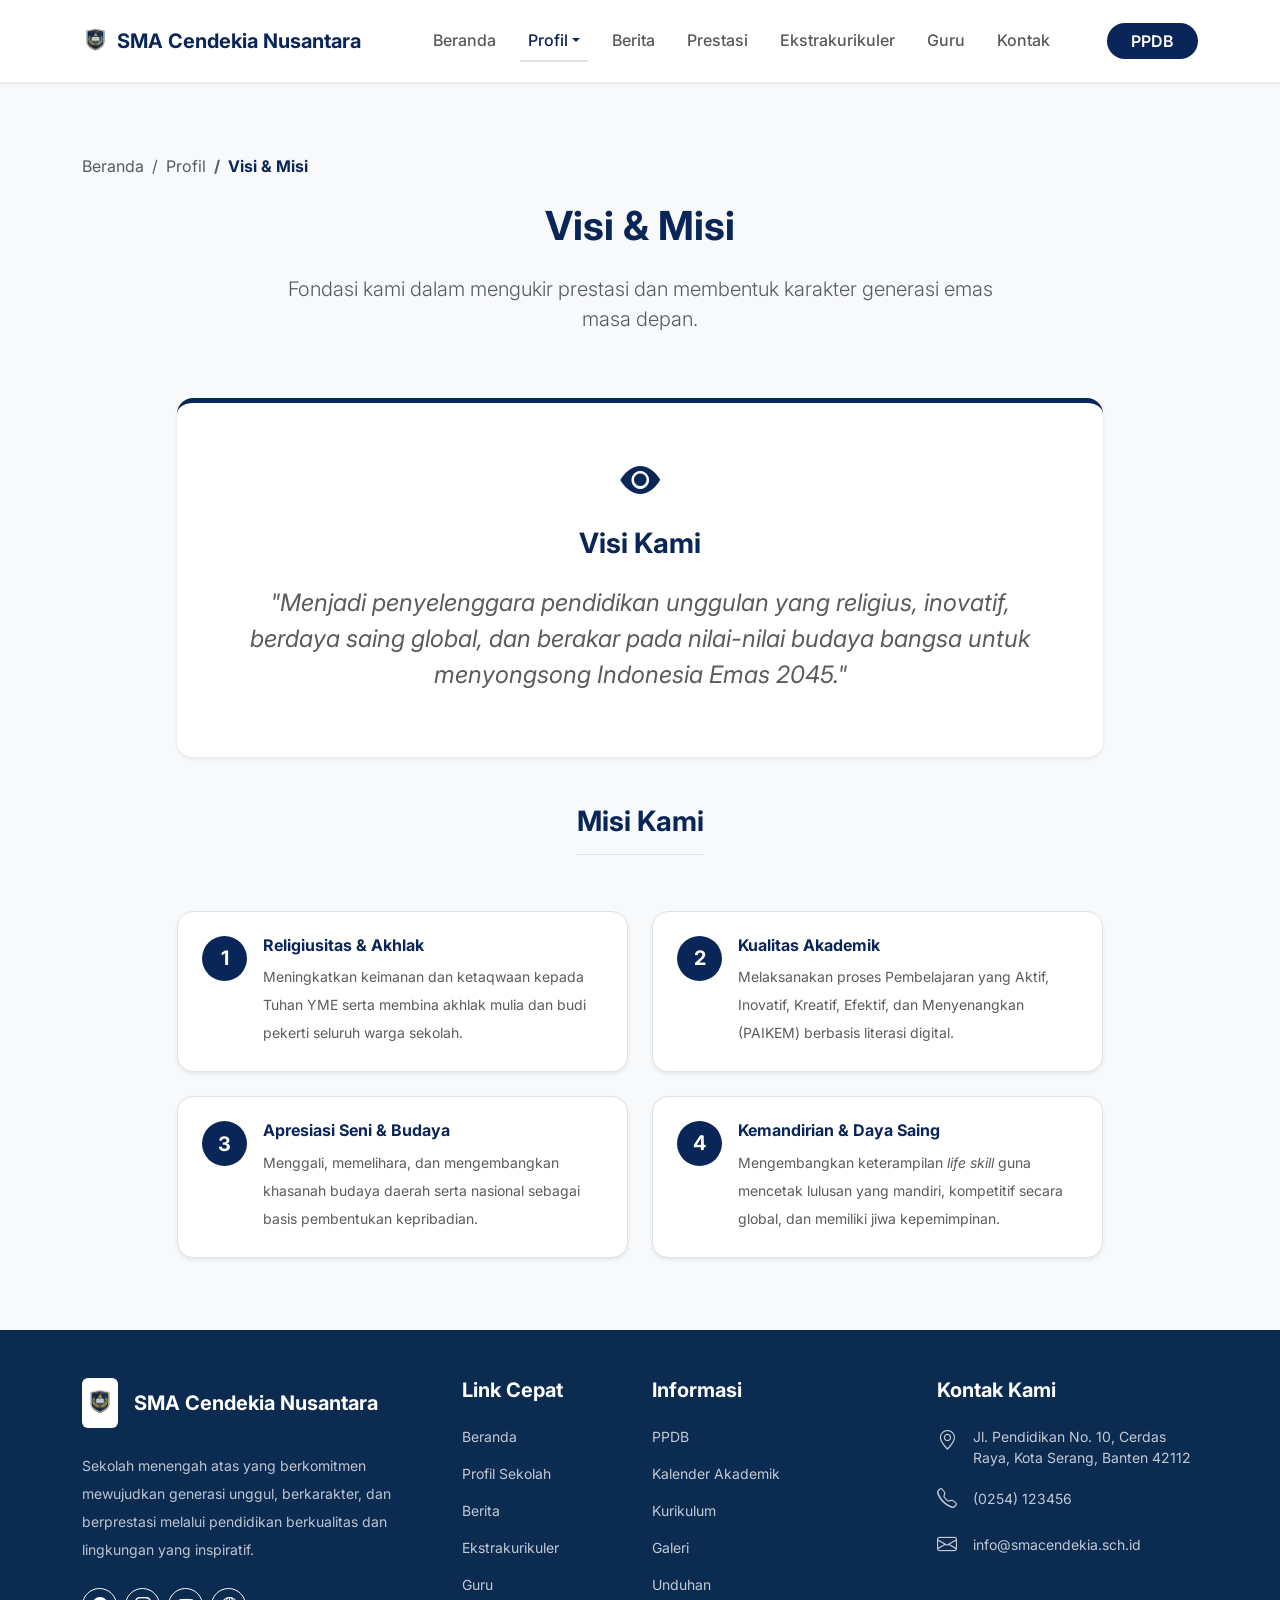
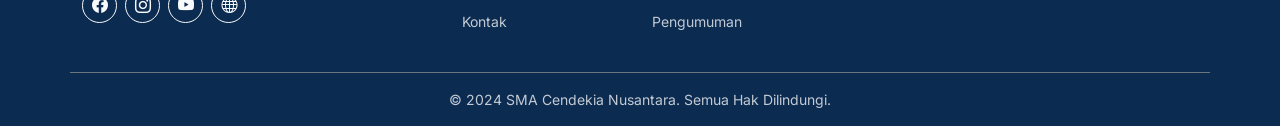
<file: visi-misi.html>
<!DOCTYPE html>
<html lang="id">

<head>
    <meta charset="UTF-8">
    <meta name="viewport" content="width=device-width, initial-scale=1.0">
    <title>Visi dan Misi - SMA Cendekia Nusantara</title>
    <link rel="icon" type="image/x-icon" href="assets/images/logo.ico">
    <meta name="description"
        content="Visi dan Misi SMA Cendekia Nusantara untuk membangun masa depan dan generasi emas bangsa.">
    <!-- Bootstrap CSS -->
    <link href="https://cdn.jsdelivr.net/npm/bootstrap@5.3.0/dist/css/bootstrap.min.css" rel="stylesheet">
    <!-- Google Fonts -->
    <link href="https://fonts.googleapis.com/css2?family=Inter:wght@300;400;500;600;700;800&display=swap"
        rel="stylesheet">
    <!-- Bootstrap Icons -->
    <link href="https://cdn.jsdelivr.net/npm/bootstrap@5.3.0/dist/css/bootstrap.min.css" rel="stylesheet">
    <link href="https://cdn.jsdelivr.net/npm/bootstrap-icons@1.10.5/font/bootstrap-icons.css" rel="stylesheet">
    <!-- Custom CSS -->
    <link rel="stylesheet" href="assets/css/style.css">
    <!-- AOS CSS -->
    <link href="https://unpkg.com/aos@2.3.1/dist/aos.css" rel="stylesheet">
</head>

<body>

    <header class="sticky-top z-3 position-sticky">
        <nav class="navbar navbar-expand-lg navbar-light bg-white shadow-sm py-3">
            <div class="container">
                <a class="navbar-brand d-flex align-items-center" href="index.html">
                    <img src="assets/images/logo.png" alt="Logo SMA Cendekia Nusantara" height="40" class="me-2"
                        onerror="this.src='https://via.placeholder.com/40';">
                    <span class="fw-bold text-navy h5 mb-0">SMA Cendekia Nusantara</span>
                </a>
                <button class="navbar-toggler" type="button" data-bs-toggle="collapse" data-bs-target="#mainNav"
                    aria-controls="mainNav" aria-expanded="false" aria-label="Toggle navigation">
                    <span class="navbar-toggler-icon"></span>
                </button>
                <div class="collapse navbar-collapse" id="mainNav">
                    <ul class="navbar-nav mx-auto mb-2 mb-lg-0 fw-medium text-dark">
                        <li class="nav-item"><a class="nav-link" href="index.html">Beranda</a></li>
                        <li class="nav-item dropdown">
                            <a class="nav-link dropdown-toggle active text-navy border-bottom border-2 border-navy"
                                href="#" role="button" data-bs-toggle="dropdown" aria-expanded="false">Profil</a>
                            <ul class="dropdown-menu shadow border-0">
                                <li><a class="dropdown-item" href="sejarah.html">Sejarah</a></li>
                                <li><a class="dropdown-item active bg-navy" href="visi-misi.html">Visi Misi</a></li>
                            </ul>
                        </li>
                        <li class="nav-item"><a class="nav-link" href="berita.html">Berita</a></li>
                        <li class="nav-item"><a class="nav-link" href="prestasi.html">Prestasi</a></li>
                        <li class="nav-item"><a class="nav-link" href="ekstrakurikuler.html">Ekstrakurikuler</a></li>
                        <li class="nav-item"><a class="nav-link" href="guru.html">Guru</a></li>
                        <li class="nav-item"><a class="nav-link" href="kontak.html">Kontak</a></li>
                    </ul>
                    <a href="#" class="btn btn-navy px-4 rounded-pill fw-semibold">PPDB</a>
                </div>
            </div>
        </nav>

    </header>

    <main>
        <section class="py-5 bg-light pb-5">
            <div class="container py-lg-4">
                <!-- Breadcrumb -->
                <nav aria-label="breadcrumb" class="mb-4">
                    <ol class="breadcrumb mb-0 small">
                        <li class="breadcrumb-item"><a href="index.html"
                                class="text-decoration-none text-muted hover-link">Beranda</a></li>
                        <li class="breadcrumb-item text-muted">Profil</li>
                        <li class="breadcrumb-item active fw-bold text-navy" aria-current="page">Visi & Misi</li>
                    </ol>
                </nav>
                <div class="row mb-5 justify-content-center text-center">
                    <div class="col-lg-8">
                        <h1 class="display-6 fw-bold text-navy mb-4">Visi & Misi</h1>
                        <p class="text-muted lead">Fondasi kami dalam mengukir prestasi dan membentuk karakter generasi
                            emas masa depan.</p>
                    </div>
                </div>

                <!-- Visi -->
                <div class="row justify-content-center mb-5">
                    <div class="col-lg-10">
                        <div class="card border-0 shadow-sm rounded-4 text-center p-md-5 p-4 py-5"
                            style="border-top: 5px solid var(--primary-navy) !important;">
                            <div class="fs-1 text-navy mb-3"><i class="bi bi-eye-fill"></i></div>
                            <h2 class="h3 fw-bold text-navy mb-4">Visi Kami</h2>
                            <p class="fs-4 fst-italic text-muted lh-base">
                                "Menjadi penyelenggara pendidikan unggulan yang religius, inovatif, berdaya saing
                                global, dan berakar pada nilai-nilai budaya bangsa untuk menyongsong Indonesia Emas
                                2045."
                            </p>
                        </div>
                    </div>
                </div>

                <!-- Misi -->
                <div class="row mt-5 justify-content-center">
                    <div class="col-lg-10">
                        <h2
                            class="h3 fw-bold text-navy mb-4 text-center border-bottom pb-3 d-inline-block position-relative start-50 translate-middle-x">
                            Misi Kami</h2>
                        <div class="row g-4 mt-2">
                            <div class="col-md-6">
                                <div class="card border shadow-sm rounded-4 h-100 p-4 hover-card">
                                    <div class="d-flex align-items-start gap-3">
                                        <div class="text-white bg-navy rounded-circle p-2 d-flex align-items-center justify-content-center flex-shrink-0"
                                            style="width: 45px; height: 45px;">
                                            <span class="fs-5 fw-bold">1</span>
                                        </div>
                                        <div>
                                            <h3 class="h6 fw-bold text-navy mb-2">Religiusitas & Akhlak</h3>
                                            <p class="text-muted small mb-0 lh-lg">Meningkatkan keimanan dan ketaqwaan
                                                kepada Tuhan YME serta membina akhlak mulia dan budi pekerti seluruh
                                                warga sekolah.</p>
                                        </div>
                                    </div>
                                </div>
                            </div>
                            <div class="col-md-6">
                                <div class="card border shadow-sm rounded-4 h-100 p-4 hover-card">
                                    <div class="d-flex align-items-start gap-3">
                                        <div class="text-white bg-navy rounded-circle p-2 d-flex align-items-center justify-content-center flex-shrink-0"
                                            style="width: 45px; height: 45px;">
                                            <span class="fs-5 fw-bold">2</span>
                                        </div>
                                        <div>
                                            <h3 class="h6 fw-bold text-navy mb-2">Kualitas Akademik</h3>
                                            <p class="text-muted small mb-0 lh-lg">Melaksanakan proses Pembelajaran yang
                                                Aktif, Inovatif, Kreatif, Efektif, dan Menyenangkan (PAIKEM) berbasis
                                                literasi digital.</p>
                                        </div>
                                    </div>
                                </div>
                            </div>
                            <div class="col-md-6">
                                <div class="card border shadow-sm rounded-4 h-100 p-4 hover-card">
                                    <div class="d-flex align-items-start gap-3">
                                        <div class="text-white bg-navy rounded-circle p-2 d-flex align-items-center justify-content-center flex-shrink-0"
                                            style="width: 45px; height: 45px;">
                                            <span class="fs-5 fw-bold">3</span>
                                        </div>
                                        <div>
                                            <h3 class="h6 fw-bold text-navy mb-2">Apresiasi Seni & Budaya</h3>
                                            <p class="text-muted small mb-0 lh-lg">Menggali, memelihara, dan
                                                mengembangkan khasanah budaya daerah serta nasional sebagai basis
                                                pembentukan kepribadian.</p>
                                        </div>
                                    </div>
                                </div>
                            </div>
                            <div class="col-md-6">
                                <div class="card border shadow-sm rounded-4 h-100 p-4 hover-card">
                                    <div class="d-flex align-items-start gap-3">
                                        <div class="text-white bg-navy rounded-circle p-2 d-flex align-items-center justify-content-center flex-shrink-0"
                                            style="width: 45px; height: 45px;">
                                            <span class="fs-5 fw-bold">4</span>
                                        </div>
                                        <div>
                                            <h3 class="h6 fw-bold text-navy mb-2">Kemandirian & Daya Saing</h3>
                                            <p class="text-muted small mb-0 lh-lg">Mengembangkan keterampilan <em>life
                                                    skill</em> guna mencetak lulusan yang mandiri, kompetitif secara
                                                global, dan memiliki jiwa kepemimpinan.</p>
                                        </div>
                                    </div>
                                </div>
                            </div>
                        </div>
                    </div>
                </div>

            </div>
        </section>
    </main>

    <!-- Footer -->
    <footer class="text-white pt-5 pb-3 bg-navy-footer">
        <div class="container">
            <div class="row g-4 border-bottom border-secondary pb-4 mb-3">
                <div class="col-lg-4 col-md-12 mb-4 mb-lg-0 pe-lg-5">
                    <div class="d-flex align-items-center mb-4">
                        <img src="assets/images/logo.png" alt="Logo Footer SMA Cendekia Nusantara" height="50"
                            class="me-3 bg-white rounded p-1" onerror="this.src='https://via.placeholder.com/50';">
                        <h2 class="h5 fw-bold mb-0">SMA Cendekia Nusantara</h2>
                    </div>
                    <p class="text-light small lh-lg opacity-75">Sekolah menengah atas yang berkomitmen mewujudkan
                        generasi unggul, berkarakter, dan berprestasi melalui pendidikan berkualitas dan lingkungan yang
                        inspiratif.</p>
                    <div class="d-flex gap-2 mt-4">
                        <a href="#"
                            class="btn btn-outline-light rounded-circle p-2 d-flex align-items-center justify-content-center hover-card"
                            style="width: 35px; height: 35px;" aria-label="Facebook"><i class="bi bi-facebook"></i></a>
                        <a href="#"
                            class="btn btn-outline-light rounded-circle p-2 d-flex align-items-center justify-content-center hover-card"
                            style="width: 35px; height: 35px;" aria-label="Instagram"><i
                                class="bi bi-instagram"></i></a>
                        <a href="#"
                            class="btn btn-outline-light rounded-circle p-2 d-flex align-items-center justify-content-center hover-card"
                            style="width: 35px; height: 35px;" aria-label="YouTube"><i class="bi bi-youtube"></i></a>
                        <a href="#"
                            class="btn btn-outline-light rounded-circle p-2 d-flex align-items-center justify-content-center hover-card"
                            style="width: 35px; height: 35px;" aria-label="Website"><i class="bi bi-globe"></i></a>
                    </div>
                </div>

                <div class="col-lg-2 col-md-4 col-sm-6 mb-4 mb-lg-0">
                    <h3 class="h5 fw-bold mb-4">Link Cepat</h3>
                    <ul class="list-unstyled small d-flex flex-column gap-3 opacity-75">
                        <li><a href="index.html" class="text-white text-decoration-none hover-link">Beranda</a></li>
                        <li><a href="sejarah.html" class="text-white text-decoration-none hover-link">Profil Sekolah</a>
                        </li>
                        <li><a href="berita.html" class="text-white text-decoration-none hover-link">Berita</a></li>
                        <li><a href="ekstrakurikuler.html"
                                class="text-white text-decoration-none hover-link">Ekstrakurikuler</a></li>
                        <li><a href="guru.html" class="text-white text-decoration-none hover-link">Guru</a></li>
                        <li><a href="kontak.html" class="text-white text-decoration-none hover-link">Kontak</a></li>
                    </ul>
                </div>

                <div class="col-lg-3 col-md-4 col-sm-6 mb-4 mb-lg-0">
                    <h3 class="h5 fw-bold mb-4">Informasi</h3>
                    <ul class="list-unstyled small d-flex flex-column gap-3 opacity-75">
                        <li><a href="#" class="text-white text-decoration-none hover-link">PPDB</a></li>
                        <li><a href="#" class="text-white text-decoration-none hover-link">Kalender Akademik</a></li>
                        <li><a href="#" class="text-white text-decoration-none hover-link">Kurikulum</a></li>
                        <li><a href="#" class="text-white text-decoration-none hover-link">Galeri</a></li>
                        <li><a href="#" class="text-white text-decoration-none hover-link">Unduhan</a></li>
                        <li><a href="#" class="text-white text-decoration-none hover-link">Pengumuman</a></li>
                    </ul>
                </div>

                <div class="col-lg-3 col-md-4 col-sm-12 mb-4 mb-lg-0">
                    <h3 class="h5 fw-bold mb-4">Kontak Kami</h3>
                    <ul class="list-unstyled small d-flex flex-column gap-3 opacity-75">
                        <li class="d-flex align-items-start gap-3">
                            <i class="bi bi-geo-alt fs-5"></i>
                            <span>Jl. Pendidikan No. 10, Cerdas Raya, Kota Serang, Banten 42112</span>
                        </li>
                        <li class="d-flex align-items-center gap-3">
                            <i class="bi bi-telephone fs-5"></i>
                            <span>(0254) 123456</span>
                        </li>
                        <li class="d-flex align-items-center gap-3">
                            <i class="bi bi-envelope fs-5"></i>
                            <span>info@smacendekia.sch.id</span>
                        </li>
                    </ul>
                </div>
            </div>
            <div class="text-center small opacity-75">
                &copy; 2024 SMA Cendekia Nusantara. Semua Hak Dilindungi.
            </div>
        </div>
    </footer>

    <!-- Bootstrap Bundle with Popper -->
    <script src="https://cdn.jsdelivr.net/npm/bootstrap@5.3.0/dist/js/bootstrap.bundle.min.js"></script>
    <!-- AOS JS -->
    <script src="https://unpkg.com/aos@2.3.1/dist/aos.js"></script>
    <script src="assets/js/script.js"></script>
</body>

</html>
</file>
<file: assets/css/style.css>
:root {
    --primary-navy: #0a2558;
    --navy-footer: #0c2b51;
    --light-navy: #eef3fc;
    --light-gray: #f8f9fa;
    --text-dark: #333333;
    --text-muted: #6c757d;
}

body {
    font-family: 'Inter', sans-serif;
    color: var(--text-dark);
}

.text-navy {
    color: var(--primary-navy) !important;
}

.bg-navy {
    background-color: var(--primary-navy) !important;
    color: #fff;
}

.bg-light-navy {
    background-color: var(--light-navy) !important;
}

.bg-navy-footer {
    background-color: var(--navy-footer) !important;
}

.btn-navy {
    background-color: var(--primary-navy);
    color: #fff;
    border: none;
}

.btn-navy:hover {
    background-color: #06183d;
    color: #fff;
}

.btn-outline-navy {
    background-color: transparent;
    color: var(--primary-navy);
    border: 2px solid var(--primary-navy);
}

.btn-outline-navy:hover {
    background-color: var(--primary-navy);
    color: #fff;
}

.hero-section {
    position: relative;
    background: url('../images/hero.png') no-repeat center center/cover;
    height: 600px;
}

.hero-section::before {
    content: '';
    position: absolute;
    top: 0;
    left: 0;
    right: 0;
    bottom: 0;
    background: linear-gradient(to right, rgba(255, 255, 255, 1) 0%, rgba(255, 255, 255, 0.85) 45%, rgba(255, 255, 255, 0) 100%);
    z-index: 1;
}

.hero-content {
    position: relative;
    z-index: 2;
    padding-top: 2rem;
    padding-bottom: 2rem;
}

.ekshover {
    transition: all 0.3s ease;
}

.ekshover:hover,
.hover-card:hover {
    transform: translateY(-5px);
    box-shadow: 0 1rem 3rem rgba(0, 0, 0, .15) !important;
    border-color: var(--primary-navy) !important;
}

.ekshover:hover .text-navy {
    color: #0d6efd !important;
}

.hover-card {
    transition: all 0.3s ease;
}

.hover-link {
    transition: color 0.2s;
}

.hover-link:hover {
    color: var(--primary-navy) !important;
    text-decoration: underline !important;
}

/* Override hover color for links in dark footer to ensure visibility */
.bg-navy-footer .hover-link:hover,
footer .hover-link:hover {
    color: var(--light-navy) !important; /* Terang agar terbaca */
}

/* Navbar Spacing for Desktop UI/UX Focus */
@media (min-width: 992px) {
    .navbar-nav {
        gap: 1rem;
        /* 1rem gap for breathability */
    }
}

/* Image Utilities */
.img-guru {
    width: 90px;
    height: 90px;
    object-fit: cover;
    margin-top: -45px;
    background-color: #fff;
}

.berita-img {
    height: 180px;
    /* Better height for news images */
    object-fit: cover;
}

/* Carousel arrows and hide scrollbar */
.btn-carousel {
    width: 45px;
    height: 45px;
    transition: all 0.3s ease;
    opacity: 0.9;
}

.btn-carousel:hover {
    transform: translateY(-50%) scale(1.1) !important;
    /* using !important to preserve the bootstrap top-50 translate logic but add scale */
    opacity: 1;
}

#guru-container {
    padding-bottom: 4rem;
    padding-top: 2rem;
    scroll-behavior: smooth;
    scroll-snap-type: x mandatory;
}

/* Fix for mobile where row-cols-1 forces 100% width */
#guru-container>.col {
    flex: 0 0 auto;
    width: 260px !important;
    max-width: 100%;
    scroll-snap-align: center;
}

@media (max-width: 767.98px) {
    #guru-container>.col {
        width: 100% !important;
    }

    #guru-prev {
        left: 0px !important;
    }

    #guru-next {
        right: 0px !important;
    }
}

.hide-scrollbar {
    -ms-overflow-style: none;
    /* IE and Edge */
    scrollbar-width: none;
    /* Firefox */
}

.hide-scrollbar::-webkit-scrollbar {
    display: none;
}
</file>
